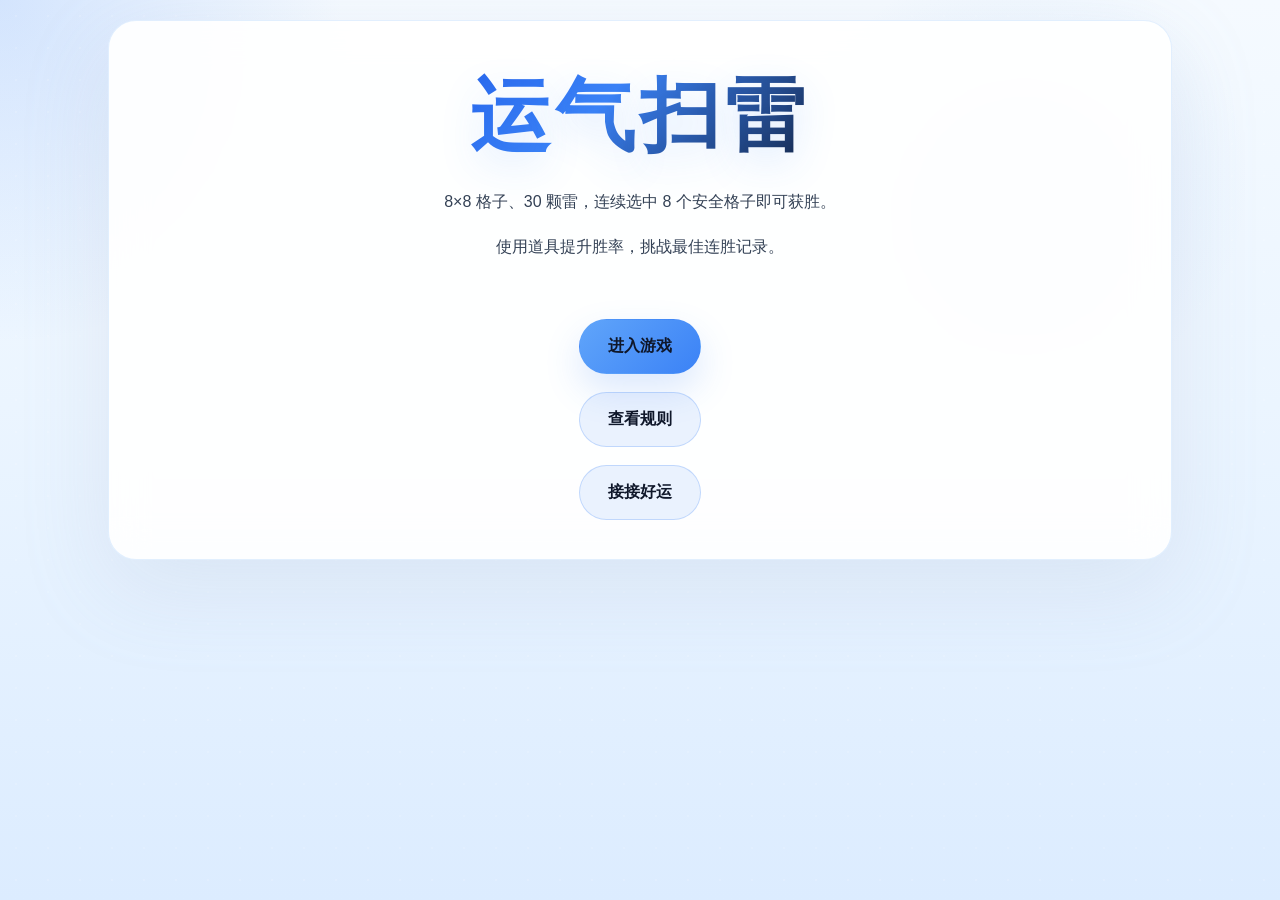
<file: web/index.html>
<!DOCTYPE html>
<html lang="zh-CN">
<head>
    <meta charset="UTF-8" />
    <meta name="viewport" content="width=device-width, initial-scale=1.0" />
    <title>运气扫雷-主界面</title>
    <link rel="stylesheet" href="styles.css" />
</head>
<body>
    <main class="page page-home">
        <section class="hero-card">
            <div class="hero-copy">
                <h1 class="logo">运气扫雷</h1>
                <p>8×8 格子、30 颗雷，连续选中 8 个安全格子即可获胜。</p>
                <p>使用道具提升胜率，挑战最佳连胜记录。</p>
            </div>

            <div class="actions">
                <a class="button button-primary" href="game.html">进入游戏</a>
                <a class="button button-secondary" href="rules.html">查看规则</a>
                <a class="button button-secondary" href="result.html">接接好运</a>
            </div>
        </section>
    </main>
</body>
</html>
</file>
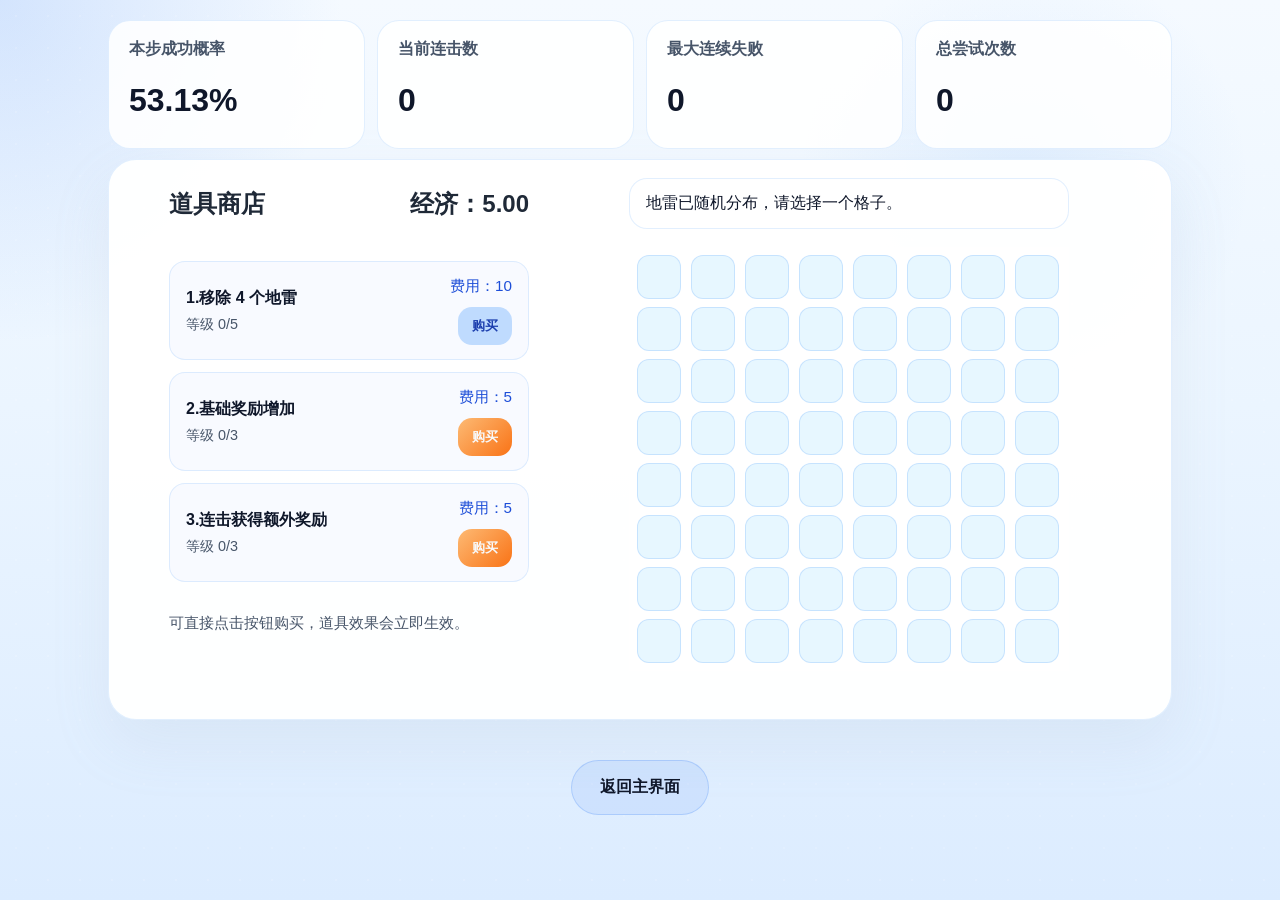
<file: web/game.html>
<!DOCTYPE html>
<html lang="zh-CN">
<head>
    <meta charset="UTF-8" />
    <meta name="viewport" content="width=device-width, initial-scale=1.0" />
    <title>运气扫雷-游戏界面</title>
    <link rel="stylesheet" href="styles.css" />
</head>
<body>
    <main class="page page-game">

        <section class="compact-status-panel">
            <div class="status-card small-card">
                <h3>本步成功概率</h3>
                <p id="successRate">--%</p>
            </div>
            <div class="status-card small-card">
                <h3>当前连击数</h3>
                <p id="currentStreak">--</p>
            </div>
            <div class="status-card small-card">
                <h3>最大连续失败</h3>
                <p id="maxFail">--</p>
            </div>
            <div class="status-card small-card">
                <h3>总尝试次数</h3>
                <p id="totalStep">--</p>
            </div>

        </section>

    <!--
        <section class="history-panel">
            <h2>最近 10 次尝试</h2>
            <div class="history-strip" id="recentHistory">暂无记录</div>
            <div class="history-footer">
                <span>最大连续成功：<strong id="maxSucc">0</strong></span>
                <span>最大连续失败：<strong id="maxFail">0</strong></span>
            </div>
        </section>
    -->

        <section class="main-action-panel">
            <div class="main-card">
                <section class="shop-panel">
                    
                    <div class="shop-header">
                        <h2>道具商店</h2>
                        
                        <h2>经济：<span id="economy">--</span></h2>
                        
                        <!--<p class="shop-note">消耗经济可购买道具提升胜算</p>-->
                    </div>
                    <div class="shop-list">
                        <div class="shop-item">
                            <div>
                                <div class="shop-name">1.移除 4 个地雷</div>
                                <div class="shop-desc">等级 <span id="deleteLevel">0</span>/5</div>
                            </div>
                            <div class="shop-meta">
                                <span class="shop-price">费用：<span id="priceDelete">10</span></span>
                                <button id="buyDelete" class="shop-button">购买</button>
                            </div>
                        </div>
                        <div class="shop-item">
                            <div>
                                <div class="shop-name">2.基础奖励增加</div>
                                <div class="shop-desc">等级 <span id="rewardLevel">0</span>/3</div>
                            </div>
                            <div class="shop-meta">
                                <span class="shop-price">费用：<span id="priceReward">5</span></span>
                                <button id="buyReward" class="shop-button">购买</button>
                            </div>
                        </div>
                        <div class="shop-item">
                            <div>
                                <div class="shop-name">3.连击获得额外奖励</div>
                                <div class="shop-desc">等级 <span id="combineLevel">0</span>/3</div>
                            </div>
                            <div class="shop-meta">
                                <span class="shop-price">费用：<span id="priceCombine">5</span></span>
                                <button id="buyCombine" class="shop-button">购买</button>
                            </div>
                        </div>
                    </div>
                    <div class="shop-note bottom-note">可直接点击按钮购买，道具效果会立即生效。</div>
                </section>

                <section class="board-panel">
                    <!--
                    <div class="board-header">
                        <h2>8×8 棋盘</h2>
                        <p>直接点击一个格子进行选择，踩雷后棋盘会重置。</p>
                    </div>
                    -->
                    <div class="game-message" id="gameMessage">开始游戏，选择一个格子。</div>
                    <div class="grid" id="gameBoard"></div>
                </section>
            </div>
        </section>

        <footer class="page-footer">
            <a class="button button-secondary" href="index.html">返回主界面</a>
        </footer>
    </main>

<!-- 胜利结算弹窗（悬浮） -->
<div id="winOverlay" class="overlay hidden">
    <div class="modal" role="dialog" aria-modal="true" aria-labelledby="winTitle">
        <h3 id="winTitle">恭喜你取得胜利！</h3>
        <p>总步数：<span id="finalTotalStep">0</span></p>
        <label for="playerName">请输入昵称：</label>
        <input id="playerName" type="text" placeholder="你的昵称" maxlength="24" />
           <div id="nameError" class="input-error hidden">请输入昵称以保存并继续</div>
        <div class="modal-actions">
            <button id="gotoResult" class="button button-primary">保存，进入结算界面</button>
            <button id="newGameNoSave" class="button">不保存，开始新游戏</button>
        </div>
    </div>
</div>

    <script src="log.js"></script>
    <script src="app.js"></script>
</body>
</html>
</file>
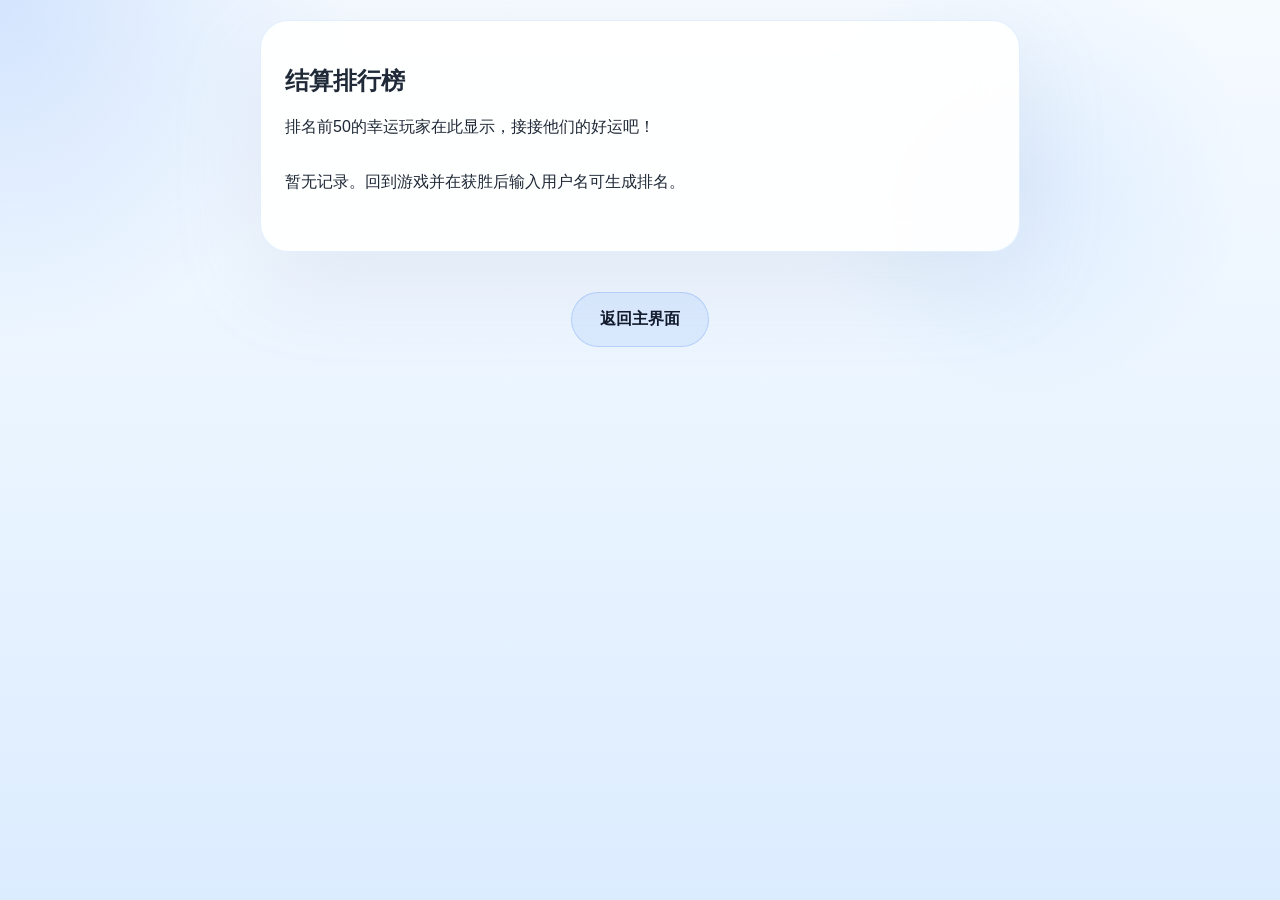
<file: web/result.html>
<!doctype html>
<html lang="zh-CN">
<head>
  <meta charset="utf-8">
  <meta name="viewport" content="width=device-width,initial-scale=1">
  <title>运气扫雷-接接好运</title>
  <link rel="stylesheet" href="styles.css">
</head>
<body>
  <main class="page">
    <section class="card result-card">
      <h1>结算排行榜</h1>
      <p>排名前50的幸运玩家在此显示，接接他们的好运吧！</p>
      <div id="rankList" class="rank-list"></div>
    </section>

    <footer class="page-footer">
      <a class="button button-secondary" href="index.html">返回主界面</a>
    </footer>
  </main>
  <script src="log.js"></script>
  <script>
    const rankList = document.getElementById('rankList');
    const logs = getSortedGameLogs();

    if (!rankList) {
      throw new Error('rankList element not found');
    }

    if (!logs.length) {
      rankList.innerHTML = '<p>暂无记录。回到游戏并在获胜后输入用户名可生成排名。</p>';
    } else {
      const rows = logs.map((item, index) => `\n        <tr>\n          <td>${index + 1}</td>\n          <td>${item.name}</td>\n          <td>${item.steps}</td>\n          <td>${item.timestamp ? new Date(item.timestamp).toLocaleString() : ''}</td>\n        </tr>`).join('');
      rankList.innerHTML = `
        <table class="rank-table">
          <thead>
            <tr>
              <th>排名</th>
              <th>用户名</th>
              <th>总步数</th>
              <th>记录时间</th>
            </tr>
          </thead>
          <tbody>${rows}
          </tbody>
        </table>`;
    }
  </script>
</body>
</html>
</file>
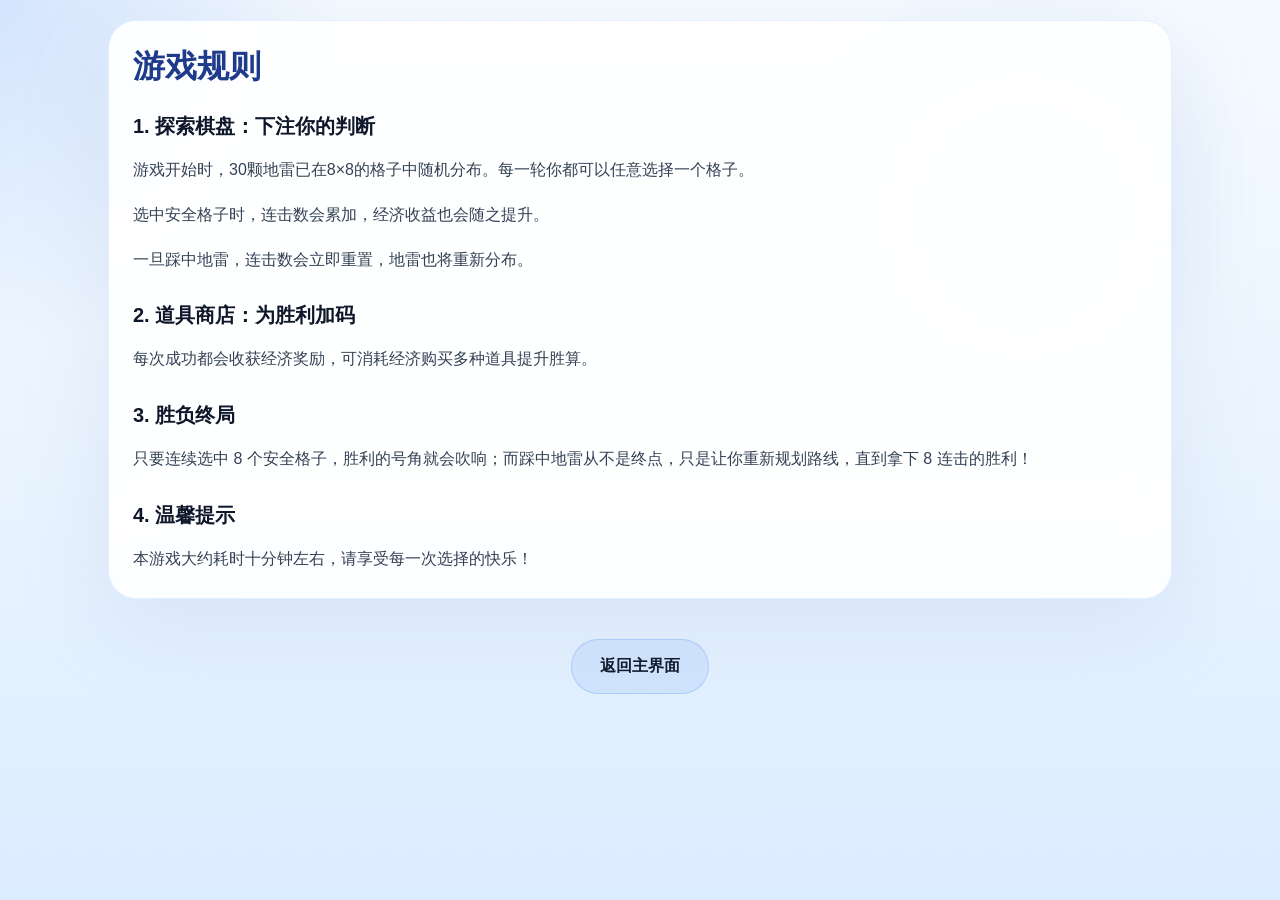
<file: web/rules.html>
<!DOCTYPE html>
<html lang="zh-CN">
<head>
    <meta charset="UTF-8" />
    <meta name="viewport" content="width=device-width, initial-scale=1.0" />
    <title>运气扫雷-规则说明</title>
    <link rel="stylesheet" href="styles.css" />
</head>
<body>
    <main class="page page-rules">
        <div class="card">
            <header class="page-header">
                <div>
                    <h1>游戏规则</h1>
                </div>
            </header>

            <section class="rule-section">
                <h2>1. 探索棋盘：下注你的判断</h2>
                <p>游戏开始时，30颗地雷已在8×8的格子中随机分布。每一轮你都可以任意选择一个格子。</p>
                <p>选中安全格子时，连击数会累加，经济收益也会随之提升。</p>
                <p>一旦踩中地雷，连击数会立即重置，地雷也将重新分布。</p>
            </section>

            <section class="rule-section">
                <h2>2. 道具商店：为胜利加码</h2>
                <p>每次成功都会收获经济奖励，可消耗经济购买多种道具提升胜算。</p>
            </section>

            <section class="rule-section">
                <h2>3. 胜负终局</h2>
                <p>只要连续选中 8 个安全格子，胜利的号角就会吹响；而踩中地雷从不是终点，只是让你重新规划路线，直到拿下 8 连击的胜利！</p>
            </section>

            <section class="rule-section">
                <h2>4. 温馨提示</h2>
                <p>本游戏大约耗时十分钟左右，请享受每一次选择的快乐！</p>
            </section>
        </div>

        <footer class="page-footer">
            <a class="button button-secondary" href="index.html">返回主界面</a>
        </footer>
    </main>
</body>
</html>
</file>
<file: web/styles.css>
:root {
    font-family: "Noto Sans SC", "思源黑体", sans-serif;
    color: #1f2937;
    background: #eef7ff;
}

* {
    box-sizing: border-box;
}

body {
    margin: 0;
    min-height: 100vh;
    background: radial-gradient(circle at top left, rgba(59, 130, 246, 0.18), transparent 22%),
                radial-gradient(circle at 80% 20%, rgba(96, 165, 250, 0.12), transparent 18%),
                linear-gradient(180deg, #f5faff 0%, #ebf5ff 45%, #dcecff 100%);
    color: #1f2937;
}

body::before {
    content: "";
    position: fixed;
    inset: 0;
    background-image: radial-gradient(rgba(255,255,255,0.9) 1px, transparent 1px);
    background-size: 32px 32px;
    opacity: 0.16;
    pointer-events: none;
}

.page {
    max-width: 1100px;
    margin: 0 auto;
    padding: 20px 18px;
    position: relative;
    z-index: 1;
}

.card,
.hero-card {
    background: rgba(255, 255, 255, 0.92);
    border: 1px solid rgba(96, 165, 250, 0.18);
    border-radius: 28px;
    box-shadow: 0 28px 90px rgba(148, 163, 184, 0.16);
    backdrop-filter: blur(18px);
    padding: 24px;
}

.result-card {
    max-width: 760px;
    margin: 0 auto;
}

.rank-list {
    margin: 18px 0;
    overflow-x: auto;
}

.rank-table {
    width: 100%;
    border-collapse: collapse;
}

.rank-table th,
.rank-table td {
    padding: 12px 14px;
    text-align: left;
    border-bottom: 1px solid rgba(96, 165, 250, 0.18);
}

.rank-table th {
    color: #0f172a;
    font-weight: 700;
    background: rgba(248, 250, 255, 0.9);
}

.rank-table tbody tr:nth-child(even) {
    background: rgba(59, 130, 246, 0.06);
}

.rank-footer {
    text-align: right;
}

.hero-card {
    display: grid;
    place-items: center;
    text-align: center;
    gap: 28px;
    min-height: 60vh;
}

.hero-copy {
    max-width: 760px;
}

.logo {
    margin: 0;
    font-size: clamp(3rem, 7vw, 5rem);
    letter-spacing: 0.06em;
    line-height: 1.4;
    font-weight: 800;
    background: linear-gradient(135deg, #2563eb 0%, #3b82f6 40%, #0f172a 100%);
    -webkit-background-clip: text;
    color: transparent;
    text-shadow: 0 14px 40px rgba(59, 130, 246, 0.16);
}

.logo span {
    display: block;
    font-size: 0.72em;
    letter-spacing: 0.10em;
}

.hero-copy p,
.game-header p,
.rule-section p,
.status-card p,
.shop-item p,
.board-header p {
    margin: 16px 0 0;
    line-height: 1.8;
    color: #334155;
}

.actions {
    display: flex;
    flex-direction: column;  
    gap: 10px;               
    justify-content: center;
    gap: 18px;
    flex-wrap: wrap;
}

.button {
    display: inline-flex;
    align-items: center;
    justify-content: center;
    text-decoration: none;
    font-weight: 700;
    padding: 16px 28px;
    border-radius: 999px;
    border: 1px solid transparent;
    transition: transform 0.2s ease, box-shadow 0.2s ease, background-color 0.2s ease;
}

.button:hover {
    transform: translateY(-2px);
}

.button-primary {
    color: #0f172a;
    background: linear-gradient(135deg, #60a5fa 0%, #3b82f6 100%);
    box-shadow: 0 16px 36px rgba(59, 130, 246, 0.18);
}

.button-secondary {
    color: #0f172a;
    background: rgba(59, 130, 246, 0.10);
    border-color: rgba(59, 130, 246, 0.24);
}

.highlight,
mark {
    background: rgba(59, 130, 246, 0.14);
    color: #1e3a8a;
    padding: 0.15em 0.4em;
    border-radius: 0.45em;
}

.page-header,
.game-header {
    display: flex;
    justify-content: space-between;
    gap: 24px;
    align-items: center;
    margin-bottom: 24px;
}

.page-footer {
    display: flex;
    justify-content: center;
    margin-top: 40px;
    padding-bottom: 8px;
}

.small-card {
    padding: 14px 16px;
}

.small-card h3 {
    margin-bottom: 8px;
    font-size: 0.95rem;
    color: #475569;
}

.small-card p {
    margin: 0;
    font-size: 1.55rem;
    color: #0f172a;
}

.page-header h1,
.game-header h1 {
    margin: 0;
    font-size: clamp(2rem, 2.5vw, 2.8rem);
    color: #1e3a8a;
}

.rule-section + .rule-section {
    margin-top: 28px;
}

.rule-section h2 {
    margin: 0;
    font-size: 1.25rem;
    color: #0f172a;
}

.rule-section ul {
    margin: 14px 0 0;
    padding-left: 20px;
    color: #475569;
}

.rule-section li {
    margin-bottom: 10px;
}

.compact-status-panel {
    display: grid;
    grid-template-columns: repeat(4, minmax(120px, 1fr));
    gap: 12px;
    margin-bottom: 10px;
}

.status-panel {
    display: grid;
    grid-template-columns: repeat(2, minmax(180px, 1fr));
    gap: 14px;
}

.status-card,
.history-strip,
.board-panel .grid,
.board-header {
    background: rgba(255, 255, 255, 0.88);
}

.status-card {
    border: 1px solid rgba(96, 165, 250, 0.18);
    border-radius: 22px;
    padding: 18px 20px;
}

.status-card h3 {
    margin: 0;
    font-size: 1rem;
    color: #475569;
}

.status-card p {
    margin-top: 12px;
    font-size: 2rem;
    font-weight: 700;
    color: #0f172a;
}

/* 高连击提示 */
.streak-high {
    color: #b91c1c; /* 红色 */
    font-weight: 900;
    text-shadow: 0 1px 0 rgba(0,0,0,0.04);
}

/* 强化选择器以覆盖 .status-card p 默认样式 */
.status-card p.streak-high {
    color: #b91c1c;
    font-weight: 900;
    font-size: 2rem;
}

.main-card {
    display: grid;
    grid-template-columns: minmax(260px, 360px) minmax(520px, 1fr);
    gap: 100px;
    padding: 8px 0 48px 60px;
    border: 1px solid rgba(96, 165, 250, 0.18);
    border-radius: 28px;
    background: rgba(255, 255, 255, 0.96);
    box-shadow: 0 24px 60px rgba(148, 163, 184, 0.12);
}

.main-action-panel {
    width: 100%;
}

.shop-panel {
    display: flex;
    flex-direction: column;
    gap: 18px;
    min-width: 260px;
    max-width: 360px;
    padding: 0;
    border: none;
    background: transparent;
}

.board-panel {
    display: flex;
    flex-direction: column;
    gap: 16px;
    min-width: 520px;
    padding: 0;
    border: none;
    background: transparent;
}

.shop-header {
    display: flex;
    justify-content: space-between;
    align-items: flex-start;
    gap: 6px;
}

.shop-header h3 {
    margin: 0;
    color: #0f172a;
    font-size: 1rem;
}

.shop-header p {
    margin: 6px 0 0;
    color: #475569;
    font-size: 0.95rem;
}

.shop-list {
    display: grid;
    gap: 12px;
    margin-top: 4px;
}

.shop-item {
    display: flex;
    justify-content: space-between;
    align-items: center;
    border-radius: 16px;
    padding: 14px 16px;
    border: 1px solid rgba(96, 165, 250, 0.18);
    background: rgba(248, 250, 255, 0.9);
}

.shop-name {
    color: #0f172a;
    font-weight: 700;
}

.shop-desc {
    margin-top: 6px;
    color: #475569;
    font-size: 0.9rem;
}

.shop-meta {
    display: flex;
    flex-direction: column;
    gap: 10px;
    align-items: flex-end;
}

.shop-price {
    color: #1d4ed8;
    font-size: 0.95rem;
}

.shop-button {
    border: none;
    border-radius: 14px;
    background: linear-gradient(135deg, #fdba74 0%, #f97316 100%);
    color: #f8f9fa;
    padding: 10px 14px;
    cursor: pointer;
    font-weight: 700;
}

.shop-button:disabled {
    opacity: 1;
    background: #bfdbfe;
    cursor: not-allowed;
    color: #1e40af; 
}

.bottom-note {
    margin-top: 14px;
    color: #475569;
    font-size: 0.92rem;
}

.board-header {
    display: flex;
    justify-content: space-between;
    align-items: center;
    gap: 12px;
    padding-bottom: 8px;
}
.game-message {
    margin-top: 10px;
    padding: 14px 16px;
    border-radius: 18px;
    background: rgba(255, 255, 255, 0.92);
    border: 1px solid rgba(96, 165, 250, 0.18);
    color: #0f172a;
    font-size: 1rem;
    width: calc(8 * 44px + 7 * 8px + 32px);
}
.grid {
    margin-top: 2px;
    display: grid;
    grid-template-columns: repeat(8, 46px);
    gap: 8px;
    justify-content: center;
    padding: 8px;
    width: max-content;
}
.history-footer {
    display: flex;
    justify-content: space-between;
    gap: 12px;
    margin-top: 12px;
    color: #475569;
    font-size: 0.95rem;
}

.cell {
    width: 44px;
    height: 44px;
    border-radius: 12px;
    background: rgba(56, 189, 248, 0.12);
    border: 1px solid rgba(96, 165, 250, 0.24);
    display: flex;
    align-items: center;
    justify-content: center;
    font-weight: 700;
    color: #0f172a;
}

.cell-selected {
    background: rgba(29, 78, 216, 0.12);
    border-color: rgba(29, 78, 216, 0.35);
    color: #1d4ed8;
}

.cell-mine {
    background: rgba(248, 113, 113, 0.18);
    border-color: rgba(248, 113, 113, 0.45);
    color: #b91c1c;
}

.message-fail {
    background: rgba(254, 205, 211, 0.6);
    border-color: rgba(248, 113, 113, 0.35);
    color: #881337;
}

.message-success {
    background: rgba(198, 255, 221, 0.8);
    border-color: rgba(34, 197, 94, 0.35);
    color: #14532d;
}

.history-strip {
    margin-top: 8px;
    min-height: 44px;
    border-radius: 20px;
    border: 1px solid rgba(148, 163, 184, 0.14);
    padding: 14px;
    display: flex;
    align-items: center;
    gap: 10px;
    flex-wrap: wrap;
    color: #cbd5e1;
}

@media (max-width: 900px) {
    .status-panel,
    .main-action-panel {
        grid-template-columns: 1fr;
    }

    .page-header,
    .game-header {
        flex-direction: column;
        align-items: flex-start;
    }
}

/* 胜利弹窗样式 */
.overlay {
    position: fixed;
    inset: 0;
    display: grid;
    place-items: center;
    background: rgba(15, 23, 42, 0.45); /* dim background */
    z-index: 60;
}
.overlay.hidden { display: none; }
.modal {
    width: min(560px, 92%);
    background: #fff;
    color: #0f172a;
    padding: 20px 22px;
    border-radius: 14px;
    box-shadow: 0 18px 60px rgba(15, 23, 42, 0.3);
    border: 1px solid rgba(59,130,246,0.14);
}
.modal h3 {
    margin: 0 0 12px 0;
    color: #b91c1c; /* 红色 */
    text-align: center;
    font-size: 1.6rem;
    font-weight: 800;
}
.modal p { margin: 6px 0 12px; }
.modal input[type="text"] {
    width: 100%;
    padding: 10px 12px;
    border-radius: 10px;
    border: 1px solid rgba(148,163,184,0.16);
    margin-top:12px;
    margin-bottom: 12px;
}
.input-error {
    color: #b91c1c;
    background: rgba(249, 250, 251, 0.9);
    padding: 8px 10px;
    border-radius: 8px;
    margin-bottom: 8px;
    font-weight: 400;
}
.hidden { display: none; }
.modal-actions {
    display: flex;
    gap: 10px;
    justify-content: flex-end;
}
.modal-actions .button { padding: 10px 14px; }

/* ensure game content behind overlay is visually dimmed when overlay present */
.overlay + * { }
</file>
